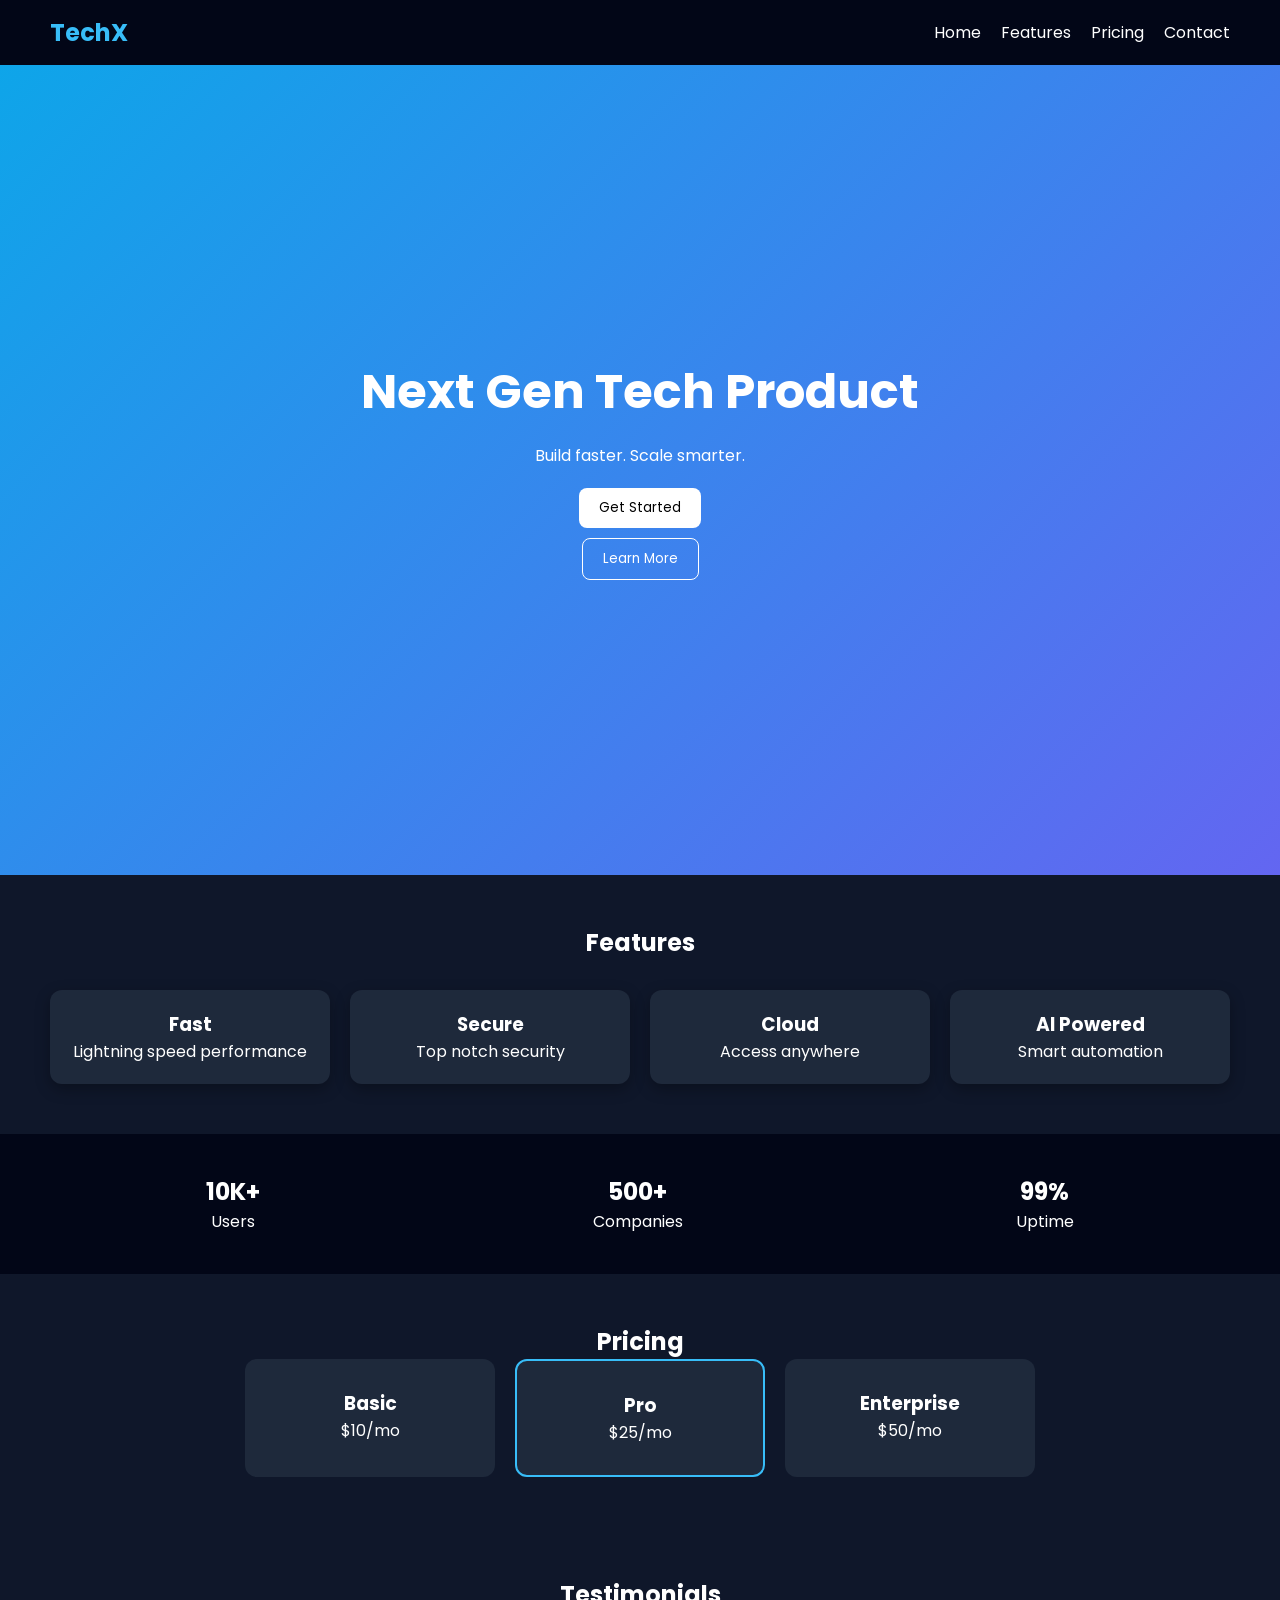
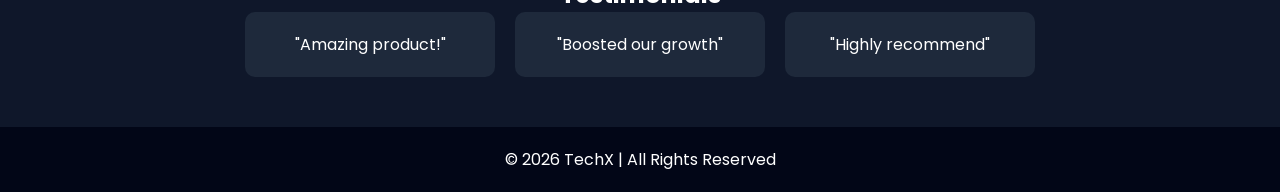
<file: project/index.html>
<!DOCTYPE html>
<html lang="en">
<head>
<meta charset="UTF-8">
<meta name="viewport" content="width=device-width, initial-scale=1.0">
<title>Tech Product</title>
<link href="https://fonts.googleapis.com/css2?family=Poppins:wght@300;400;600&display=swap" rel="stylesheet">
<link rel="stylesheet" href="style.css">
</head>
<body>

<nav>
<h2>TechX</h2>
<ul>
<li>Home</li>
<li>Features</li>
<li>Pricing</li>
<li>Contact</li>
</ul>
</nav>

<section class="hero">
<h1>Next Gen Tech Product</h1>
<p>Build faster. Scale smarter.</p>
<button class="btn primary">Get Started</button>
<button class="btn secondary">Learn More</button>
</section>

<section class="features">
<h2>Features</h2>
<div class="cards">
<div class="card"><h3>Fast</h3><p>Lightning speed performance</p></div>
<div class="card"><h3>Secure</h3><p>Top notch security</p></div>
<div class="card"><h3>Cloud</h3><p>Access anywhere</p></div>
<div class="card"><h3>AI Powered</h3><p>Smart automation</p></div>
</div>
</section>

<section class="stats">
<div><h2>10K+</h2><p>Users</p></div>
<div><h2>500+</h2><p>Companies</p></div>
<div><h2>99%</h2><p>Uptime</p></div>
</section>

<section class="pricing">
<h2>Pricing</h2>
<div class="price-cards">
<div class="price-card"><h3>Basic</h3><p>$10/mo</p></div>
<div class="price-card highlight"><h3>Pro</h3><p>$25/mo</p></div>
<div class="price-card"><h3>Enterprise</h3><p>$50/mo</p></div>
</div>
</section>

<section class="testimonials">
<h2>Testimonials</h2>
<div class="testimonial-cards">
<div class="testimonial"><p>"Amazing product!"</p></div>
<div class="testimonial"><p>"Boosted our growth"</p></div>
<div class="testimonial"><p>"Highly recommend"</p></div>
</div>
</section>

<footer>
<p>© 2026 TechX | All Rights Reserved</p>
</footer>

</body>
</html>
</file>
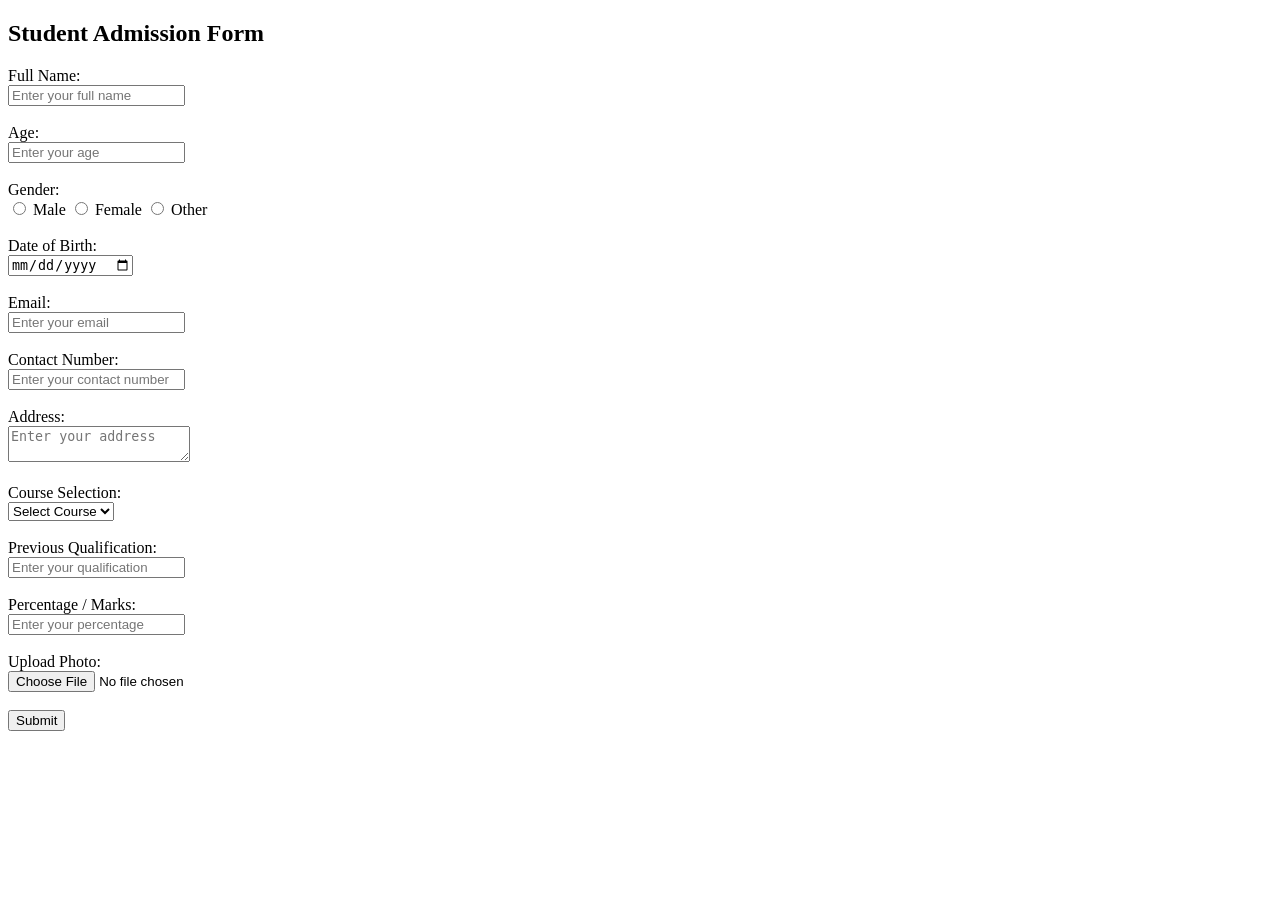
<file: Student_Addmission.html>
<!DOCTYPE html>
<html>
<head>
<title>Student Admission Form</title>
</head>

<body>

<h2>Student Admission Form</h2>

<form>

<label for="name">Full Name:</label><br>
<input type="text" id="name" placeholder="Enter your full name" required>
<br><br>

<label for="age">Age:</label><br>
<input type="number" id="age" placeholder="Enter your age">
<br><br>

<label>Gender:</label><br>
<input type="radio" name="gender"> Male
<input type="radio" name="gender"> Female
<input type="radio" name="gender"> Other
<br><br>

<label for="dob">Date of Birth:</label><br>
<input type="date" id="dob">
<br><br>

<label for="email">Email:</label><br>
<input type="email" id="email" placeholder="Enter your email">
<br><br>

<label for="phone">Contact Number:</label><br>
<input type="tel" id="phone" placeholder="Enter your contact number">
<br><br>

<label for="address">Address:</label><br>
<textarea id="address" placeholder="Enter your address"></textarea>
<br><br>

<label for="course">Course Selection:</label><br>
<select id="course">
<option>Select Course</option>
<option>BCA</option>
<option>BBA</option>
<option>B.Tech</option>
<option>MCA</option>
</select>
<br><br>

<label for="qualification">Previous Qualification:</label><br>
<input type="text" id="qualification" placeholder="Enter your qualification">
<br><br>

<label for="marks">Percentage / Marks:</label><br>
<input type="number" id="marks" placeholder="Enter your percentage">
<br><br>

<label for="photo">Upload Photo:</label><br>
<input type="file" id="photo">
<br><br>

<input type="submit" value="Submit">

</form>

</body>
</html>
</file>
<file: project/style.css>
*{margin:0;padding:0;box-sizing:border-box;font-family:'Poppins',sans-serif}
body{background:#0f172a;color:#fff}

nav{
position:sticky;top:0;
display:flex;justify-content:space-between;align-items:center;
padding:15px 50px;background:#020617;z-index:1000
}
nav h2{color:#38bdf8}
nav ul{display:flex;gap:20px;list-style:none}
nav ul li{cursor:pointer;transition:.3s}
nav ul li:hover{color:#38bdf8}

.hero{
height:90vh;
display:flex;flex-direction:column;justify-content:center;align-items:center;text-align:center;
background:linear-gradient(135deg,#0ea5e9,#6366f1);
}
.hero h1{font-size:3rem}
.hero p{margin:15px 0}
.btn{
padding:10px 20px;border:none;border-radius:8px;margin:5px;
cursor:pointer;transition:.3s
}
.primary{background:#fff;color:#000}
.primary:hover{transform:scale(1.05)}
.secondary{background:transparent;border:1px solid #fff;color:#fff}
.secondary:hover{background:#fff;color:#000}

.features{
padding:50px;text-align:center
}
.cards{
display:grid;grid-template-columns:repeat(auto-fit,minmax(250px,1fr));gap:20px;margin-top:30px
}
.card{
background:#1e293b;padding:20px;border-radius:12px;
transition:.3s;box-shadow:0 5px 15px rgba(0,0,0,.3)
}
.card:hover{transform:translateY(-10px)}

.stats{
display:flex;justify-content:space-around;padding:40px;background:#020617
}
.stats div{text-align:center}

.pricing{
padding:50px;text-align:center
}
.price-cards{
display:flex;flex-wrap:wrap;gap:20px;justify-content:center
}
.price-card{
background:#1e293b;padding:30px;border-radius:12px;width:250px;
transition:.3s
}
.price-card:hover{transform:scale(1.05)}
.highlight{border:2px solid #38bdf8}

.testimonials{
padding:50px;text-align:center
}
.testimonial-cards{
display:flex;flex-wrap:wrap;gap:20px;justify-content:center
}
.testimonial{
background:#1e293b;padding:20px;border-radius:10px;width:250px
}

footer{
padding:20px;text-align:center;background:#020617
}

@media(max-width:768px){
nav{padding:15px}
.hero h1{font-size:2rem}
.stats{flex-direction:column;gap:20px}
}
</file>
